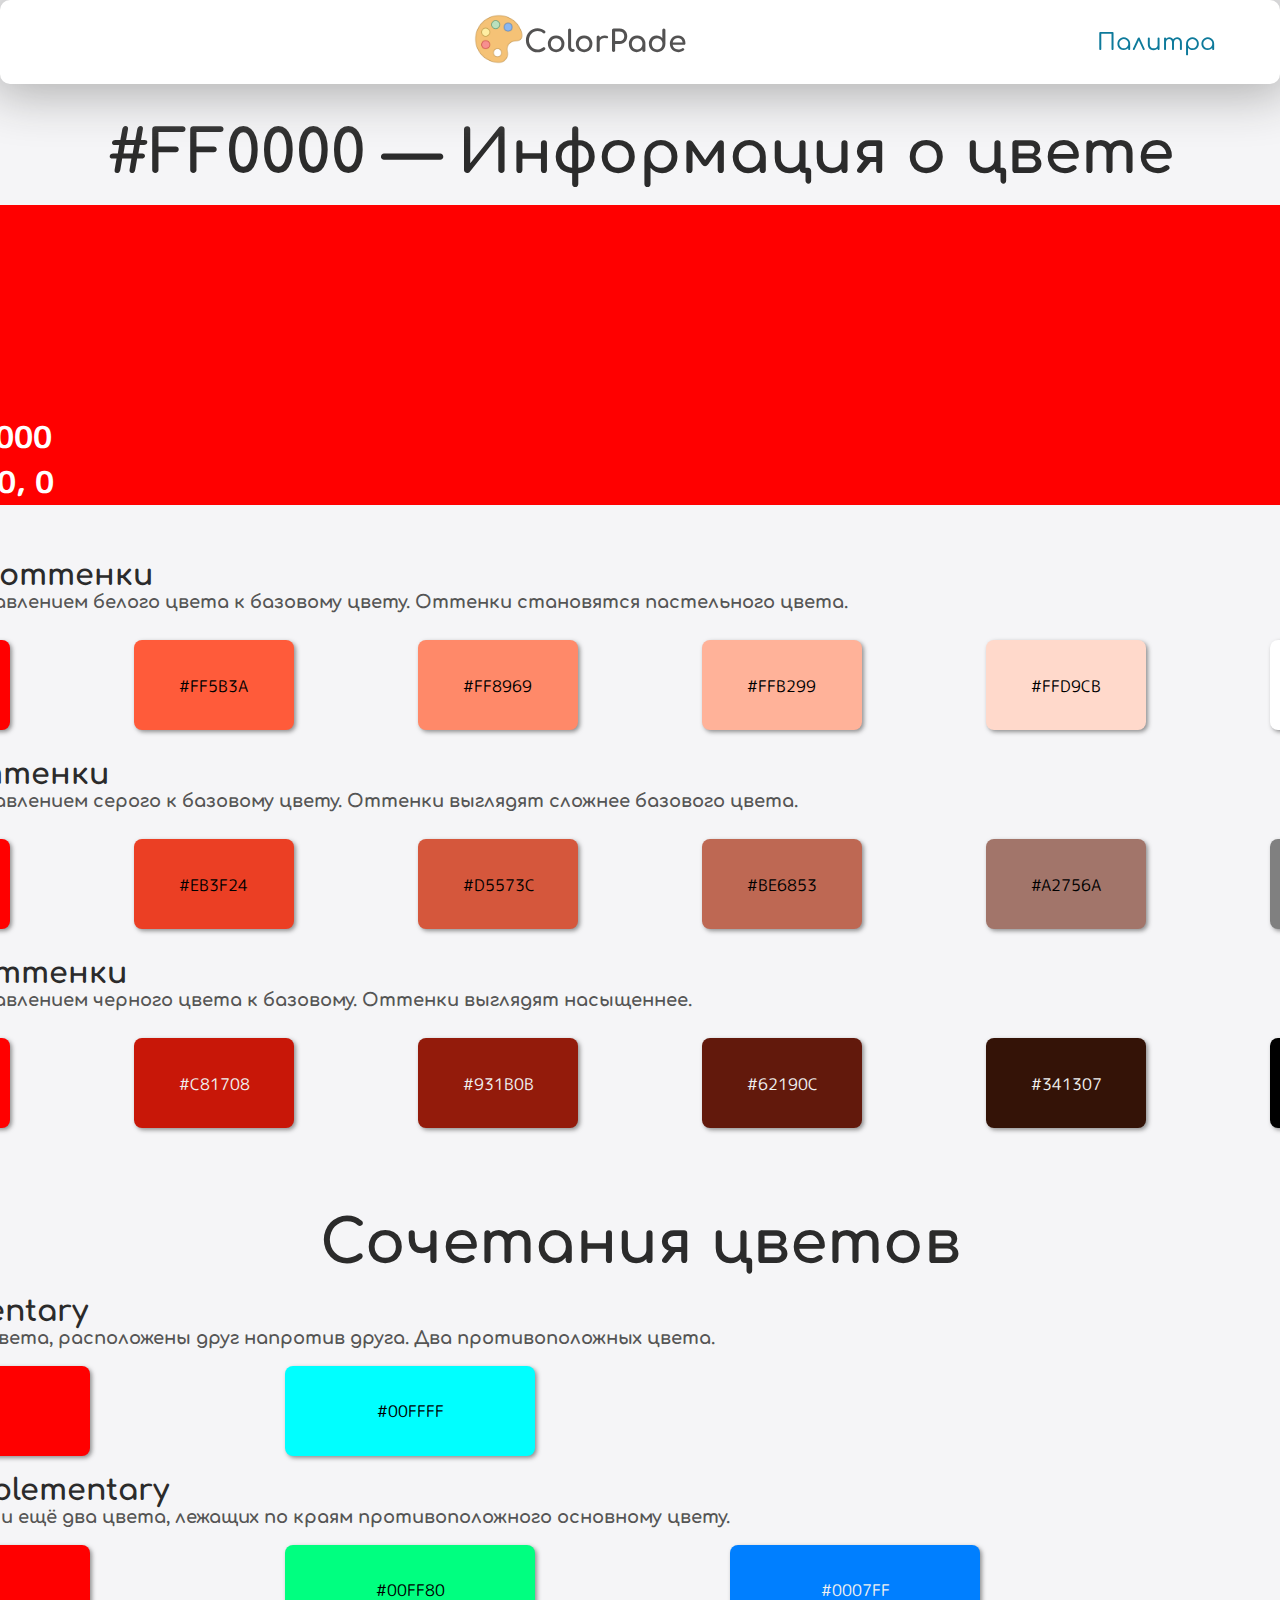
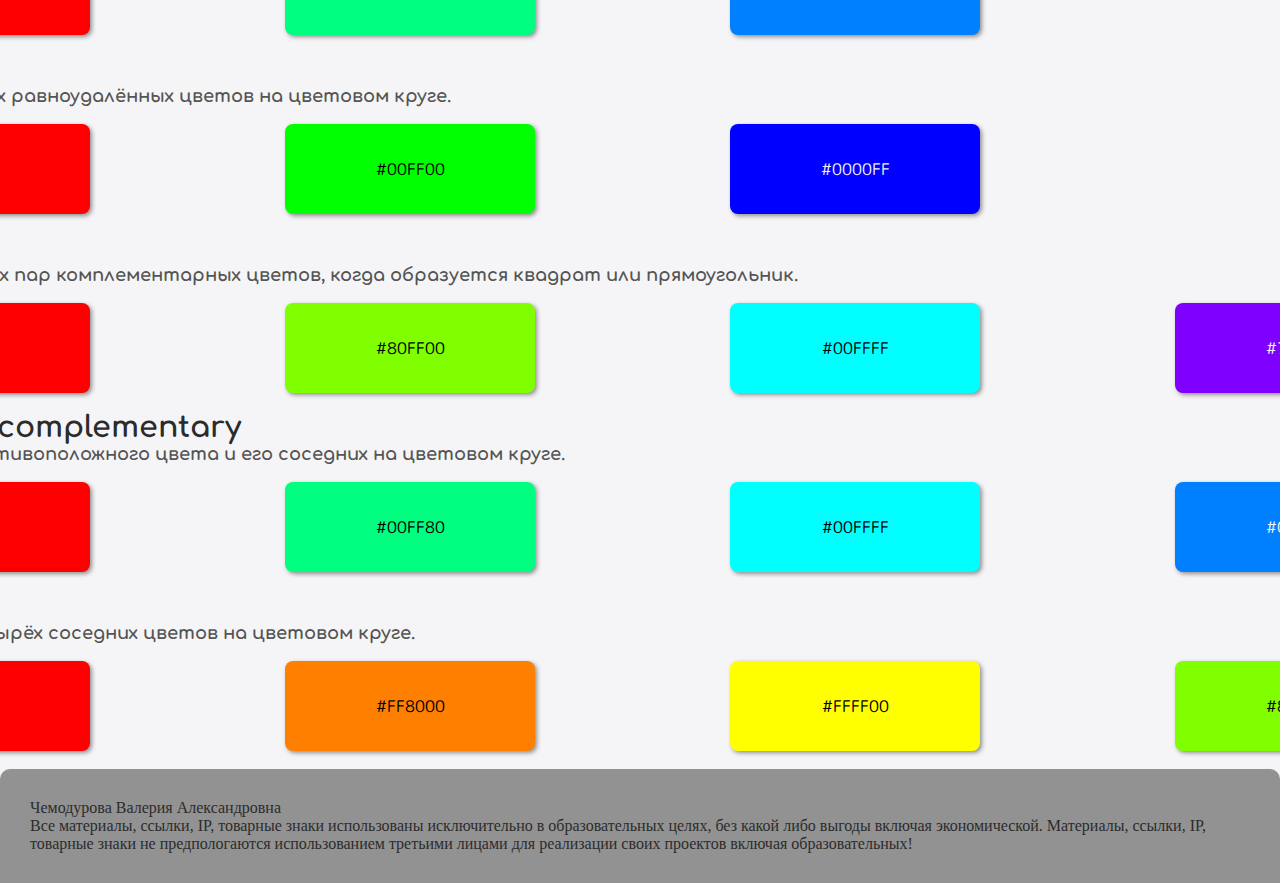
<file: red.html>
<!DOCTYPE html>
<html lang="ru">
<head>
    <link rel="preconnect" href="https://fonts.googleapis.com">
    <link rel="preconnect" href="https://fonts.gstatic.com" crossorigin>
    <link href="https://fonts.googleapis.com/css2?family=Comfortaa:wght@300..700&family=M+PLUS+Rounded+1c&family=Nunito:ital,wght@0,200..1000;1,200..1000&display=swap" rel="stylesheet">
    <link rel="preconnect" href="https://fonts.googleapis.com">
    <link rel="preconnect" href="https://fonts.gstatic.com" crossorigin>
    <link href="https://fonts.googleapis.com/css2?family=Comfortaa:wght@300..700&display=swap" rel="stylesheet">
    <link rel="icon" type="image/x-icon" href="./public/favicon.ico" type="image/x-icon">
    <title>ColorPade</title>
    <link rel="stylesheet" href="red.css">
</head>
<body>
    <header>
        <div></div>
        <div>
            <a href="./">
                <img src="public/Paint_Palette-80_icon-icons.com_57294.ico"/>
            </a>
            <a href="./">
                <h4>ColorPade</h4>
            </a>
        </div>
        <div>
            <a href="./palitra.html">
                <h4>Палитра</h4>
            </a>
        </div>


    </header>
    <main>
        <section>
            <br>
            <br>
            <h1>#FF0000 — Информация о цвете</h1> 
            <br>
            <div class="rectangle">
            <h2>HEX:
                #FF0000
                <br>
                RGB:
                255, 0, 0</h2>
            </div>
            <br>
            <br>
            <br>
            <h3>Светлые оттенки</h3>
            <h4>Создаются добавлением белого цвета к базовому цвету. Оттенки становятся пастельного цвета.</h4>
            <br>
            <div class="container">
                <div class="cvet1"><p>#FF0000</p></div> 
                <div class="cvet2"><p>#FF5B3A</p></div>
                <div class="cvet3"><p>#FF8969</p></div>
                <div class="cvet4"><p>#FFB299</p></div>
                <div class="cvet5"><p>#FFD9CB</p></div>
                <div class="cvet6"><p>#FFFFFF</p></div>
            </div>
            <br>
            <h3>Серые оттенки</h3>
            <h4>Создаются добавлением серого к базовому цвету. Оттенки выглядят сложнее базового цвета.</h4>
            <br>
            <div class="container">
                <div class="ser1"><p>#FF0000</p></div> 
                <div class="ser2"><p>#EB3F24</p></div>
                <div class="ser3"><p>#D5573C</p></div>
                <div class="ser4"><p>#BE6853</p></div>
                <div class="ser5"><p>#A2756A</p></div>
                <div class="ser6"><p>#808080</p></div>
            </div>
            <br>
            <h3>Тёмные оттенки</h3>
            <h4>Создаются добавлением черного цвета к базовому. Оттенки выглядят насыщеннее.</h4>
            <br>
            <div class="container">
                <div class="tem1"><p>#FF0000</p></div> 
                <div class="tem2"><p>#C81708</p></div>
                <div class="tem3"><p>#931B0B</p></div>
                <div class="tem4"><p>#62190C</p></div>
                <div class="tem5"><p>#341307</p></div>
                <div class="tem6"><p>#000000</p></div>
            </div>
            <br>
            <br>
            <br>
            <br>
            <h1>Сочетания цветов</h1> 
            <br>
            <h3>Complementary</h3>
            <h4>Дополняющие цвета, расположены друг напротив друга. Два противоположных цвета.</h4>
            <br>
            <div class="split">
                <div class="com1"><t>#FF0000</t></div> 
                <div class="com2"><t>#00FFFF</t></div> 
            </div>
            <br>
            <h3>Split Complementary</h3>
            <h4>Основной цвет и ещё два цвета, лежащих по краям противоположного основному цвету.</h4>
            <br>
            <div class="split">
                <div class="spl1"><t>#FF0000</t></div> 
                <div class="spl2"><t>#00FF80</t></div> 
                <div class="spl3"><t>#0007FF</t></div>
            </div>
            <br>
            <h3>Triadic</h3>
            <h4>Сочетание трёх равноудалённых цветов на цветовом круге.</h4>
            <br>
            <div class="split">
                <div class="tr1"><t>#FF0000</t></div> 
                <div class="tr2"><t>#00FF00</t></div> 
                <div class="tr3"><t>#0000FF</t></div>
            </div>
            <br>
            <h3>Tetradic</h3>
            <h4>Комбинация двух пар комплементарных цветов, когда образуется квадрат или прямоугольник.</h4>
            <br>
            <div class="split">
                <div class="tet1"><t>#FF0000</t></div> 
                <div class="tet2"><t>#80FF00</t></div> 
                <div class="tet3"><t>#00FFFF</t></div>
                <div class="tet4"><t>#7F00FF</t></div>
            </div>
            <br>
            <h3>Analogus-complementary</h3>
            <h4>Сочетание противоположного цвета и его соседних на цветовом круге.</h4>
            <br>
            <div class="split">
                <div class="anc1"><t>#FF0000</t></div> 
                <div class="anc2"><t>#00FF80</t></div> 
                <div class="anc3"><t>#00FFFF</t></div>
                <div class="anc4"><t>#007FFF</t></div>
            </div>
            <br>
            <h3>Analogus</h3>
            <h4>Сочетание четырёх соседних цветов на цветовом круге.</h4>
            <br>
            <div class="split">
                <div class="an1"><t>#FF0000</t></div> 
                <div class="an2"><t>#FF8000</t></div> 
                <div class="an3"><t>#FFFF00</t></div>
                <div class="an4"><t>#80FF00</t></div>
            </div>
            <br>
        </section>
    </main>
    <footer>
    <div class="container">
        <p>Чемодурова Валерия Александровна<br>
        Все материалы, ссылки, IP, товарные знаки использованы исключительно в образовательных целях, без какой либо выгоды включая экономической. Материалы, ссылки, IP, товарные знаки не предпологаются использованием третьими лицами для реализации своих проектов включая образовательных!</p>
    </div>
</footer>
</body>
</html>
</file>
<file: red.css>
*{
    box-sizing: border-box;
    padding: 0;
    margin:0;
}

@font-face {
    font-family: "Comfortaa";
    src: url(https://fonts.googleapis.com/css2?family=Comfortaa:wght@300..700&display=swap);
}

@font-face {
    font-family: "M PLUS Rounded 1c";
    src: url(https://fonts.googleapis.com/css2?family=Comfortaa:wght@300..700&family=M+PLUS+Rounded+1c&family=Nunito:ital,wght@0,200..1000;1,200..1000&display=swap);
}

body {
    background: #F5F5F7;
    width: 100vw;
    min-height: 100vh;
    overflow-y: auto;
    overflow-x: hidden;
    display: flex;
    flex-direction: column;
    justify-content: flex-start;
    align-items: flex-start;

}

a{
    text-decoration: none;
}

header{
    position: fixed;
    top: 0;
    left: 0;
    z-index: 10;
    width: 100%;
    height: 84px;
    background-color:#ffffff;
    display: flex;
    flex-direction: row;
    justify-content: space-between;
    gap: 0;
    align-items: center;
    border-radius: 10px;
    padding: 20px 64px;
    box-shadow:1px 1px 50px 10px #afafaf;

    div {
        display: flex;
        flex-direction: row;
        justify-content: center;
        align-items: center;
        a {
            font-size: 30px;
            font-weight: bold;
            font-family:"Comfortaa";
            color:#5f6366;
            img{
                width: 50px;
                height:50px;
            }
        
        }
        h4{
            font-size: 30px;
            font-weight: bold;
            color:#535252;
        } 
        &:nth-child(2)
        {
            h4 {
                font-family: "Comfortaa";
            }
        }
        &:last-child
        {
            h4 {
                color:#0e7a9b ;
                font-size: 23px;
                font-weight: 500;
            }
        }
       
}
}

main{
    
    width: 100vw;
    margin-top: 84px;
    min-height: 100vh;
    display: flex;
    flex-direction: column;
    align-items: center;
    font-family: 'Comfortaa';
    h1{ 
        font-size: 60px;
        font-weight: bold;
        font-family:"Comfortaa";
        color:#2b2b2b;
        display: flex;
        flex-direction: row;
        justify-content: center;
        align-items: center;
    }

.rectangle {
        background-color:#FF0000 ; /* Цвет прямоугольника */
        width: 1600px; /* Ширина прямоугольника */
        height: 300px; /* Высота прямоугольника */
        border-radius: 10px;
        display: flex;
        justify-content: left;
        align-items:flex-end ;

        h2{
            font-size: 30px;
            font-family:"M PLUS Rounded 1c";
            color:#ffffff;
            bottom: 0; /* Прижимаем текст к нижней границе */
            left: 0; /* Размещаем текст слева */
        }
    }
    h3{
        font-size: 30px;
        font-weight: bold;
        font-family:"Comfortaa";
        color:#2b2b2b;
        display: flex;
    }
    h4{
        font-size: 18px;
        font-weight: bold;
        font-family:"Comfortaa";
        color:#555555;
        display: flex;
    }

 
.container {
        display: flex;
        justify-content: space-between
    }
    p{
        font-family:"M PLUS Rounded 1c";
        margin: 35px 45px ;
}

.cvet1{
    width: 160px ; /* Ширина каждого прямоугольника */
    height: 90px; /* Высота каждого прямоугольника */
    flex-shrink: 0; /* Запрещаем изменение размера */
    background-color:#ff0000 ;
    margin: 10px;
    border-radius: 8px;
    box-shadow: 2px 2px 4px rgba(44, 44, 44, 0.5);
}
.cvet2{
    width: 160px ; /* Ширина каждого прямоугольника */
    height: 90px; /* Высота каждого прямоугольника */
    flex-shrink: 0; /* Запрещаем изменение размера */
    background-color:#ff5b3a ;
    margin: 10px;
    border-radius: 8px;
    box-shadow: 2px 2px 4px rgba(44, 44, 44, 0.5);
}
.cvet3{
    width: 160px ; /* Ширина каждого прямоугольника */
    height: 90px; /* Высота каждого прямоугольника */
    flex-shrink: 0; /* Запрещаем изменение размера */
    background-color:#ff8969 ;
    margin: 10px;
    border-radius: 8px;
    box-shadow: 2px 2px 4px rgba(44, 44, 44, 0.5);
}
.cvet4{
    width: 160px ; /* Ширина каждого прямоугольника */
    height: 90px; /* Высота каждого прямоугольника */
    flex-shrink: 0; /* Запрещаем изменение размера */
    background-color:#ffb299;
    margin: 10px;
    border-radius: 8px;
    box-shadow: 2px 2px 4px rgba(44, 44, 44, 0.5);
}
.cvet5{
    width: 160px ; /* Ширина каждого прямоугольника */
    height: 90px; /* Высота каждого прямоугольника */
    flex-shrink: 0; /* Запрещаем изменение размера */
    background-color:#ffd9cb ;
    margin: 10px;
    border-radius: 8px;
    box-shadow: 2px 2px 4px rgba(44, 44, 44, 0.5);
}
.cvet6{
    width: 160px ; /* Ширина каждого прямоугольника */
    height: 90px; /* Высота каждого прямоугольника */
    flex-shrink: 0; /* Запрещаем изменение размера */
    background-color:#ffffff ;
    margin: 10px;
    border-radius: 8px;
    box-shadow: 2px 2px 4px rgba(44, 44, 44, 0.5);
}


.ser1{
    width: 160px ; /* Ширина каждого прямоугольника */
    height: 90px; /* Высота каждого прямоугольника */
    flex-shrink: 0; /* Запрещаем изменение размера */
    background-color:#ff0000;
    margin: 10px;
    border-radius: 8px;
    box-shadow: 2px 2px 4px rgba(44, 44, 44, 0.5);
}
.ser2{
    width: 160px ; /* Ширина каждого прямоугольника */
    height: 90px; /* Высота каждого прямоугольника */
    flex-shrink: 0; /* Запрещаем изменение размера */
    background-color:#eb3f24;
    margin: 10px;
    border-radius: 8px;
    box-shadow: 2px 2px 4px rgba(44, 44, 44, 0.5);
}
.ser3{
    width: 160px ; /* Ширина каждого прямоугольника */
    height: 90px; /* Высота каждого прямоугольника */
    flex-shrink: 0; /* Запрещаем изменение размера */
    background-color:#d5573c ;
    margin: 10px;
    border-radius: 8px;
    box-shadow: 2px 2px 4px rgba(44, 44, 44, 0.5);
}
.ser4{
    width: 160px ; /* Ширина каждого прямоугольника */
    height: 90px; /* Высота каждого прямоугольника */
    flex-shrink: 0; /* Запрещаем изменение размера */
    background-color:#be6853 ;
    margin: 10px;
    border-radius: 8px;
    box-shadow: 2px 2px 4px rgba(44, 44, 44, 0.5);
}
.ser5{
    width: 160px ; /* Ширина каждого прямоугольника */
    height: 90px; /* Высота каждого прямоугольника */
    flex-shrink: 0; /* Запрещаем изменение размера */
    background-color:#a2756a;
    margin: 10px;
    border-radius: 8px;
    box-shadow: 2px 2px 4px rgba(44, 44, 44, 0.5);
}
.ser6{
    width: 160px ; /* Ширина каждого прямоугольника */
    height: 90px; /* Высота каждого прямоугольника */
    flex-shrink: 0; /* Запрещаем изменение размера */
    background-color:#808080 ;
    margin: 10px;
    border-radius: 8px;
    box-shadow: 2px 2px 4px rgba(44, 44, 44, 0.5);
}

   

.tem1{
    width: 160px ; /* Ширина каждого прямоугольника */
    height: 90px; /* Высота каждого прямоугольника */
    flex-shrink: 0; /* Запрещаем изменение размера */
    background-color:#ff0000;
    margin: 10px;
    border-radius: 8px;
    box-shadow: 2px 2px 4px rgba(44, 44, 44, 0.5);
    color:#f0f0f0 ;
}
.tem2{
    width: 160px ; /* Ширина каждого прямоугольника */
    height: 90px; /* Высота каждого прямоугольника */
    flex-shrink: 0; /* Запрещаем изменение размера */
    background-color:#c81708;
    margin: 10px;
    border-radius: 8px;
    box-shadow: 2px 2px 4px rgba(44, 44, 44, 0.5);
    color:#f0f0f0 ;
}
.tem3{
    width: 160px ; /* Ширина каждого прямоугольника */
    height: 90px; /* Высота каждого прямоугольника */
    flex-shrink: 0; /* Запрещаем изменение размера */
    background-color:#931b0b ;
    margin: 10px;
    border-radius: 8px;
    box-shadow: 2px 2px 4px rgba(44, 44, 44, 0.5);
    color:#f0f0f0 ;
}
.tem4{
    width: 160px ; /* Ширина каждого прямоугольника */
    height: 90px; /* Высота каждого прямоугольника */
    flex-shrink: 0; /* Запрещаем изменение размера */
    background-color:#62190c ;
    margin: 10px;
    border-radius: 8px;
    box-shadow: 2px 2px 4px rgba(44, 44, 44, 0.5);
    color:#f0f0f0 ;
}
.tem5{
    width: 160px ; /* Ширина каждого прямоугольника */
    height: 90px; /* Высота каждого прямоугольника */
    flex-shrink: 0; /* Запрещаем изменение размера */
    background-color:#341307;
    margin: 10px;
    border-radius: 8px;
    box-shadow: 2px 2px 4px rgba(44, 44, 44, 0.5);
    color:#f0f0f0 ;
}
.tem6{
    width: 160px ; /* Ширина каждого прямоугольника */
    height: 90px; /* Высота каждого прямоугольника */
    flex-shrink: 0; /* Запрещаем изменение размера */
    background-color:#000000 ;
    margin: 10px;
    border-radius: 8px;
    box-shadow: 2px 2px 4px rgba(44, 44, 44, 0.5);
    color:#f0f0f0 ;
}

.split{
    display: flex;
    
}

t{
    font-family:"M PLUS Rounded 1c";
}

.com1 {
    width: 250px ; /* Ширина каждого прямоугольника */
    height: 90px; /* Высота каждого прямоугольника */
    flex-shrink: 0; /* Запрещаем изменение размера */
    border-radius: 8px;
    box-shadow: 2px 2px 4px rgba(44, 44, 44, 0.5);
    background-color: #ff0000;
    text-align: center; 
    margin-right: 195px;
}
.com2 {
    width: 250px ; /* Ширина каждого прямоугольника */
    height: 90px; /* Высота каждого прямоугольника */
    flex-shrink: 0; /* Запрещаем изменение размера */
    border-radius: 8px;
    box-shadow: 2px 2px 4px rgba(44, 44, 44, 0.5);
    background-color: #00ffff;
    text-align: center; 
    margin-right: 195px;
}

.spl1 {
    width: 250px ; /* Ширина каждого прямоугольника */
    height: 90px; /* Высота каждого прямоугольника */
    flex-shrink: 0; /* Запрещаем изменение размера */
    border-radius: 8px;
    box-shadow: 2px 2px 4px rgba(44, 44, 44, 0.5);
    background-color: #ff0000;
    text-align: center; 
    margin-right: 195px;
}
.spl2 {
    width: 250px ; /* Ширина каждого прямоугольника */
    height: 90px; /* Высота каждого прямоугольника */
    flex-shrink: 0; /* Запрещаем изменение размера */
    border-radius: 8px;
    box-shadow: 2px 2px 4px rgba(44, 44, 44, 0.5);
    background-color: #00ff80;
    text-align: center; 
    margin-right: 195px;
}
.spl3 {
    width: 250px ; /* Ширина каждого прямоугольника */
    height: 90px; /* Высота каждого прямоугольника */
    flex-shrink: 0; /* Запрещаем изменение размера */
    border-radius: 8px;
    box-shadow: 2px 2px 4px rgba(44, 44, 44, 0.5);
    background-color: #007fff;
    color:#f0f0f0 ;
    text-align: center; 
    margin-right: 195px;
}

.tr1 {
    width: 250px ; /* Ширина каждого прямоугольника */
    height: 90px; /* Высота каждого прямоугольника */
    flex-shrink: 0; /* Запрещаем изменение размера */
    border-radius: 8px;
    box-shadow: 2px 2px 4px rgba(44, 44, 44, 0.5);
    background-color: #ff0000;
    text-align: center; 
    margin-right: 195px;
}
.tr2 {
    width: 250px ; /* Ширина каждого прямоугольника */
    height: 90px; /* Высота каждого прямоугольника */
    flex-shrink: 0; /* Запрещаем изменение размера */
    border-radius: 8px;
    box-shadow: 2px 2px 4px rgba(44, 44, 44, 0.5);
    background-color: #00ff00;
    text-align: center; 
    margin-right: 195px;
}
.tr3 {
    width: 250px ; /* Ширина каждого прямоугольника */
    height: 90px; /* Высота каждого прямоугольника */
    flex-shrink: 0; /* Запрещаем изменение размера */
    border-radius: 8px;
    box-shadow: 2px 2px 4px rgba(44, 44, 44, 0.5);
    background-color: #0000ff;
    color:#f0f0f0 ;
    text-align: center; 
    margin-right: 195px;
}

.tet1 {
    width: 250px ; /* Ширина каждого прямоугольника */
    height: 90px; /* Высота каждого прямоугольника */
    flex-shrink: 0; /* Запрещаем изменение размера */
    border-radius: 8px;
    box-shadow: 2px 2px 4px rgba(44, 44, 44, 0.5);
    background-color: #ff0000;
    text-align: center; 
    margin-right: 195px;
}
.tet2 {
    width: 250px ; /* Ширина каждого прямоугольника */
    height: 90px; /* Высота каждого прямоугольника */
    flex-shrink: 0; /* Запрещаем изменение размера */
    border-radius: 8px;
    box-shadow: 2px 2px 4px rgba(44, 44, 44, 0.5);
    background-color: #80ff00;
    text-align: center; 
    margin-right: 195px;
}
.tet3 {
    width: 250px ; /* Ширина каждого прямоугольника */
    height: 90px; /* Высота каждого прямоугольника */
    flex-shrink: 0; /* Запрещаем изменение размера */
    border-radius: 8px;
    box-shadow: 2px 2px 4px rgba(44, 44, 44, 0.5);
    background-color: #00ffff;
    text-align: center; 
    margin-right: 195px;
}
.tet4 {
    width: 250px ; /* Ширина каждого прямоугольника */
    height: 90px; /* Высота каждого прямоугольника */
    flex-shrink: 0; /* Запрещаем изменение размера */
    border-radius: 8px;
    box-shadow: 2px 2px 4px rgba(44, 44, 44, 0.5);
    background-color: #7f00ff;
    color:#f0f0f0 ;
    text-align: center; 
}

.anc1 {
    width: 250px ; /* Ширина каждого прямоугольника */
    height: 90px; /* Высота каждого прямоугольника */
    flex-shrink: 0; /* Запрещаем изменение размера */
    border-radius: 8px;
    box-shadow: 2px 2px 4px rgba(44, 44, 44, 0.5);
    background-color: #ff0000;
    text-align: center; 
    margin-right: 195px;
}
.anc2 {
    width: 250px ; /* Ширина каждого прямоугольника */
    height: 90px; /* Высота каждого прямоугольника */
    flex-shrink: 0; /* Запрещаем изменение размера */
    border-radius: 8px;
    box-shadow: 2px 2px 4px rgba(44, 44, 44, 0.5);
    background-color: #00ff80;
    text-align: center; 
    margin-right: 195px;
}
.anc3 {
    width: 250px ; /* Ширина каждого прямоугольника */
    height: 90px; /* Высота каждого прямоугольника */
    flex-shrink: 0; /* Запрещаем изменение размера */
    border-radius: 8px;
    box-shadow: 2px 2px 4px rgba(44, 44, 44, 0.5);
    background-color: #00ffff;
    text-align: center; 
    margin-right: 195px;
}
.anc4 {
    width: 250px ; /* Ширина каждого прямоугольника */
    height: 90px; /* Высота каждого прямоугольника */
    flex-shrink: 0; /* Запрещаем изменение размера */
    border-radius: 8px;
    box-shadow: 2px 2px 4px rgba(44, 44, 44, 0.5);
    background-color: #007fff;
    color:#f0f0f0 ;
    text-align: center; 
}

.an1 {
    width: 250px ; /* Ширина каждого прямоугольника */
    height: 90px; /* Высота каждого прямоугольника */
    flex-shrink: 0; /* Запрещаем изменение размера */
    border-radius: 8px;
    box-shadow: 2px 2px 4px rgba(44, 44, 44, 0.5);
    background-color: #ff0000;
    text-align: center; 
    margin-right: 195px;
}
.an2 {
    width: 250px ; /* Ширина каждого прямоугольника */
    height: 90px; /* Высота каждого прямоугольника */
    flex-shrink: 0; /* Запрещаем изменение размера */
    border-radius: 8px;
    box-shadow: 2px 2px 4px rgba(44, 44, 44, 0.5);
    background-color: #ff8000;
    text-align: center; 
    margin-right: 195px;
}
.an3 {
    width: 250px ; /* Ширина каждого прямоугольника */
    height: 90px; /* Высота каждого прямоугольника */
    flex-shrink: 0; /* Запрещаем изменение размера */
    border-radius: 8px;
    box-shadow: 2px 2px 4px rgba(44, 44, 44, 0.5);
    background-color: #ffff00;
    text-align: center; 
    margin-right: 195px;
}
.an4 {
    width: 250px ; /* Ширина каждого прямоугольника */
    height: 90px; /* Высота каждого прямоугольника */
    flex-shrink: 0; /* Запрещаем изменение размера */
    border-radius: 8px;
    box-shadow: 2px 2px 4px rgba(44, 44, 44, 0.5);
    background-color: #80ff00;
    text-align: center; 
}
.split > div {
    display: flex;
    justify-content: center;
    align-items: center;
}
}



footer {
    width: 100%;
    background-color: #929292; 
    color: rgb(44, 44, 44); 
    padding: 30px; /* Поля вокруг содержимого */
    bottom: 0; /* Привязка футера к низу окна браузера */
    border-top-left-radius: 10px; /* Закругление верхнего левого угла */
    border-top-right-radius: 10px;
}

.container {
    text-align: left; /* Выравнивание текста по центру */
}
</file>
